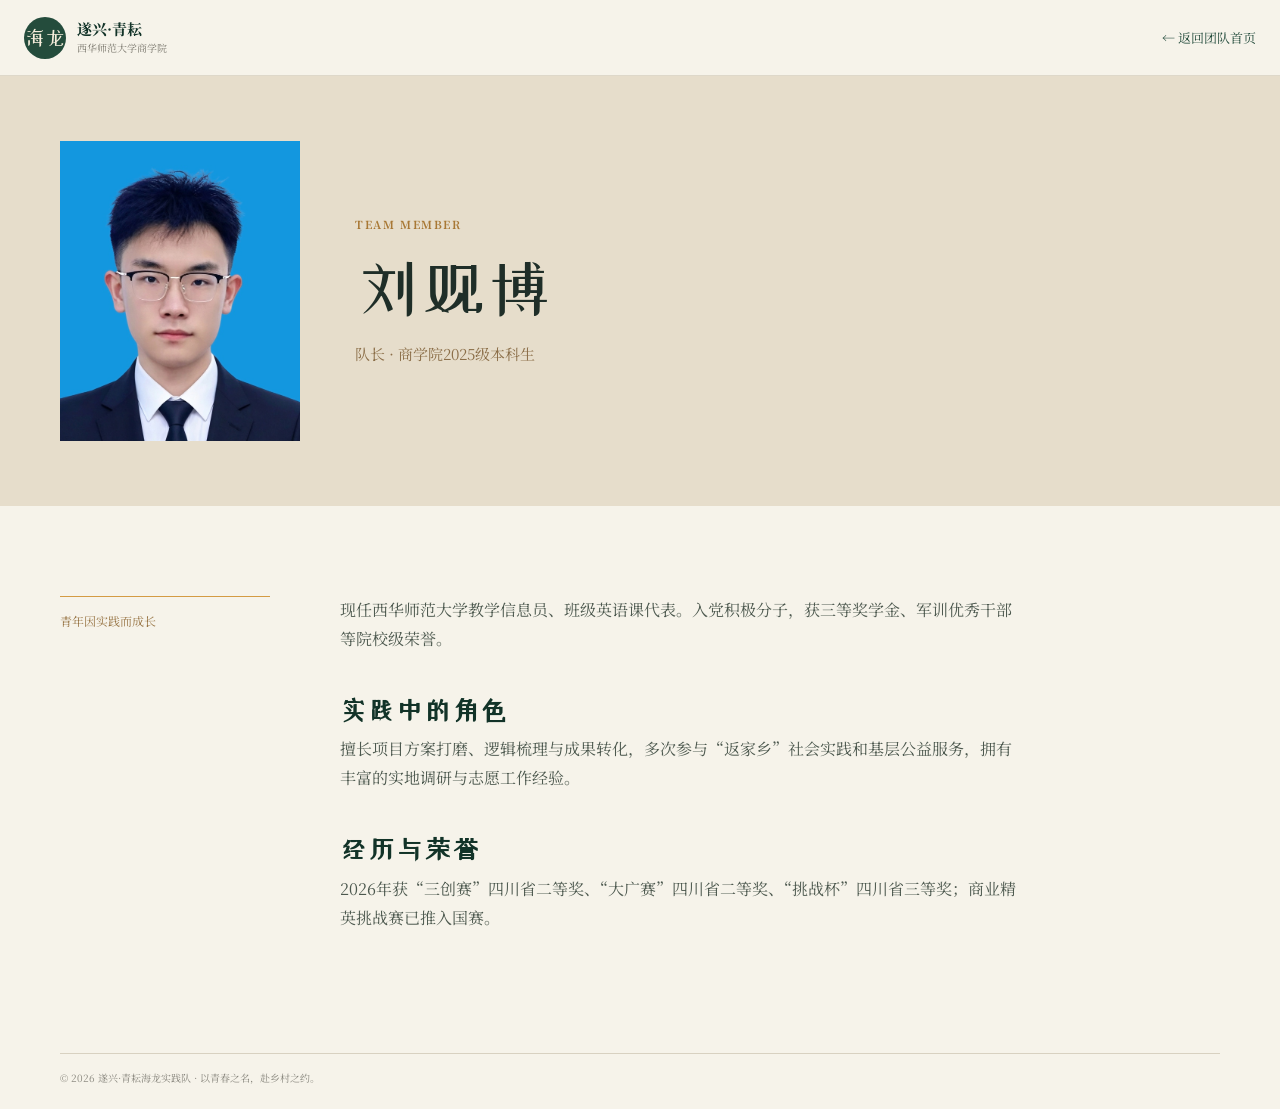
<file: detail.html>
<!doctype html><html lang="zh-CN"><head><meta charset="UTF-8" /><meta name="viewport" content="width=device-width, initial-scale=1.0" /><title>成员介绍 | 遂兴·青耘海龙实践队</title><link rel="preconnect" href="https://fonts.googleapis.com" /><link rel="preconnect" href="https://fonts.gstatic.com" crossorigin /><link href="https://fonts.googleapis.com/css2?family=Noto+Serif+SC:wght@500;600;700;900&family=ZCOOL+XiaoWei&display=swap" rel="stylesheet" /><link rel="stylesheet" href="styles.css" /></head><body class="detail-page"><header class="site-header"><a class="brand" href="index.html" aria-label="返回首页"><span class="brand-mark">海龙</span><span><b>遂兴·青耘</b><small>西华师范大学商学院</small></span></a><a class="back-link" href="index.html#team">← 返回团队首页</a></header><main id="member-detail"></main><footer><div class="wrap copyright">© 2026 遂兴·青耘海龙实践队 · 以青春之名，赴乡村之约。</div></footer><script src="detail.js"></script></body></html>
</file>
<file: styles.css>
:root{--ink:#1f2e28;--green:#244c3c;--deep:#123328;--gold:#d49b43;--paper:#f6f3ea;--warm:#e9e2d3;--line:#d8d1c1;--serif:"Noto Serif SC",serif;--display:"ZCOOL XiaoWei","Noto Serif SC",serif}*{box-sizing:border-box}html{scroll-behavior:smooth}body{margin:0;background:var(--paper);color:var(--ink);font-family:var(--serif);font-size:15px;line-height:1.8}.wrap{width:min(1160px,calc(100% - 48px));margin:auto}.site-header{height:76px;display:flex;align-items:center;justify-content:space-between;padding:0 max(24px,calc((100% - 1280px)/2));background:#f6f3eaf2;backdrop-filter:blur(10px);position:fixed;inset:0 0 auto;z-index:10;border-bottom:1px solid #ded8ca}.brand{display:flex;align-items:center;gap:11px;color:var(--deep);text-decoration:none;line-height:1.25}.brand-mark{display:grid;place-items:center;width:42px;height:42px;background:var(--green);color:#f7eedc;font-family:var(--display);font-size:20px;border-radius:50%}.brand b{display:block;font-size:15px}.brand small{display:block;color:#7a776c;font-size:10px;margin-top:3px}.nav{display:flex;gap:28px}.nav a{color:#3e4d45;text-decoration:none;font-size:13px}.nav a:hover{color:var(--gold)}.menu-toggle{display:none;border:0;background:none;width:42px;height:42px;padding:9px}.menu-toggle span{display:block;height:2px;background:var(--ink);margin:6px 0}.hero{height:min(820px,100vh);min-height:660px;position:relative;color:#fff;overflow:hidden}.hero-image,.hero-shade{position:absolute;inset:0;width:100%;height:100%;object-fit:cover}.hero-image{filter:saturate(.78)}.hero-shade{background:linear-gradient(90deg,rgba(10,34,26,.77) 0%,rgba(10,34,26,.47) 45%,rgba(10,34,26,.12) 100%)}.hero-content{position:relative;padding-top:clamp(170px,26vh,250px)}.eyebrow{font-size:11px;letter-spacing:1.6px;color:#a87835;margin:0 0 13px;font-weight:700}.eyebrow.light{color:#e9c27c}.hero h1{font:700 clamp(52px,7vw,92px)/1.05 var(--display);margin:0;letter-spacing:2px}.hero h1 em{font-style:normal;color:#e6bd74}.hero-copy{font-size:16px;line-height:2;margin:26px 0 32px}.button{display:inline-flex;align-items:center;gap:28px;border:1px solid currentColor;text-decoration:none;padding:12px 17px;color:inherit;font-size:13px;transition:.2s}.button:hover{background:#fff;color:var(--deep)}.button span{font-size:17px;line-height:1}.hero-note{position:absolute;bottom:30px;right:max(24px,calc((100% - 1160px)/2));display:flex;gap:12px;align-items:center;font-size:11px;letter-spacing:.5px}.hero-note i{display:block;width:48px;height:1px;background:#fff}.section{padding:112px 0}.section-kicker{font-size:10px;color:#9f9687;letter-spacing:2px;margin-bottom:24px}.intro-grid{display:grid;grid-template-columns:1fr 1.22fr;gap:clamp(35px,8vw,150px)}h2{font:700 clamp(38px,5vw,64px)/1.15 var(--display);margin:0;color:var(--deep);letter-spacing:1px}.intro-text{font-size:16px;color:#4c584e;padding-top:10px}.intro-text p:first-child{margin-top:0}.facts{display:grid;grid-template-columns:repeat(4,1fr);border-top:1px solid var(--line);margin-top:70px;padding-top:27px;gap:20px}.facts div{border-left:1px solid var(--line);padding-left:18px}.facts strong{font:700 37px/1 var(--display);color:var(--green);display:block}.facts span{font-size:12px;color:#77746a}.quote-band{background:var(--green);color:#f7eedc;padding:69px 0;text-align:center}.quote-band p{font:500 clamp(26px,3vw,42px)/1.5 var(--display);margin:0}.quote-band span{font-size:12px;color:#d5c8ae}.heading-row{display:flex;justify-content:space-between;align-items:end;gap:40px;margin-bottom:42px}.heading-row>p{max-width:315px;color:#717369;margin:0 0 6px;font-size:13px}.story-grid{display:grid;grid-template-columns:1.3fr 1fr 1fr;gap:18px}.story-card{background:#fff;min-height:405px;position:relative;overflow:hidden}.story-card:first-child{grid-row:span 2;min-height:828px}.story-card img{position:absolute;width:100%;height:100%;object-fit:cover;transition:transform .6s}.story-card:hover img{transform:scale(1.04)}.story-card:after{content:"";position:absolute;inset:35% 0 0;background:linear-gradient(transparent,rgba(11,35,27,.86))}.story-card div{position:absolute;z-index:1;bottom:0;padding:26px;color:#fff}.story-card span{font-size:10px;letter-spacing:1.2px;color:#e9c27c}.story-card h3{font:600 23px/1.35 var(--display);margin:8px 0}.story-card p{font-size:12px;line-height:1.7;margin:0;color:#ebebe4}.gallery-section{padding:0 0 112px}.text-button{background:0;border:0;font-family:inherit;font-size:13px;color:var(--green);padding:7px;cursor:pointer}.text-button span{font-size:17px;margin-left:8px}.photo-strip{display:grid;grid-template-columns:1.4fr 1fr 1fr 1.4fr;height:300px}.photo-tile{padding:0;border:0;overflow:hidden;background:#ddd;cursor:zoom-in}.photo-tile img{width:100%;height:100%;object-fit:cover;display:block;transition:.5s}.photo-tile:hover img{transform:scale(1.05)}.results{border-top:1px solid var(--line)}.result-layout{display:grid;grid-template-columns:1.08fr 1fr;border:1px solid var(--line)}.result-main{background:var(--deep);color:#f7eedc;padding:55px;min-height:410px;position:relative}.result-number{position:absolute;right:43px;top:32px;font:70px/1 var(--display);color:#ffffff1c}.result-main h3{font:500 37px/1.35 var(--display);margin:5px 0 23px}.result-main>p:not(.eyebrow){font-size:13px;max-width:370px;color:#d8d8ce}.tags{display:flex;gap:8px;flex-wrap:wrap;margin-top:25px}.tags span{font-size:10px;padding:4px 10px;border:1px solid #ffffff54}.result-list{background:#f0ebdf;padding:0 38px}.result-list article{display:flex;gap:21px;padding:29px 0;border-bottom:1px solid #d3ccbd}.result-list article:last-child{border:0}.result-list span{font:26px var(--display);color:#ae834e}.result-list h3{font:600 18px var(--display);margin:0 0 3px}.result-list p{font-size:12px;color:#6b6c64;line-height:1.7;margin:0}.press{background:#eae4d7}.press-filter{display:flex;gap:8px;margin-bottom:23px;flex-wrap:wrap}.press-filter button{border:1px solid #cfc4b0;background:transparent;color:#5d6259;padding:7px 13px;font:12px var(--serif);cursor:pointer}.press-filter button.active,.press-filter button:hover{background:var(--green);border-color:var(--green);color:#fff}.press-list{border-top:1px solid #cfc4b0}.press-item{display:grid;grid-template-columns:95px 120px 1fr 32px;gap:17px;align-items:center;padding:21px 5px;border-bottom:1px solid #cfc4b0;text-decoration:none;color:var(--ink);transition:.2s}.press-item:hover{padding-left:14px;background:#f4f0e7}.press-item .media{font-size:12px;color:#9b713d}.press-item .level{font-size:10px;color:#777a70}.press-item h3{font:500 15px/1.6 var(--serif);margin:0}.press-item .arrow{font-size:19px;color:var(--green)}.load-more{display:block;margin:27px auto 0;border:0;background:none;font:13px var(--serif);color:var(--green);cursor:pointer}.load-more span{margin-left:8px}.mentor{display:flex;align-items:center;gap:31px;background:#e9e1d1;padding:28px;margin-bottom:30px}.mentor img{width:130px;height:150px;object-fit:cover;object-position:top}.mentor h3{font:34px var(--display);margin:0}.mentor span{font-size:12px;color:#8e6c40}.mentor p:last-child{font-size:13px;color:#62655d;margin:9px 0 0}.team-grid{display:grid;grid-template-columns:repeat(4,1fr);gap:17px}.member{background:#fff;padding:15px 15px 20px}.member img{aspect-ratio:1/1.14;width:100%;object-fit:cover;object-position:top;filter:saturate(.86)}.member h3{font:600 19px var(--display);margin:12px 0 0}.member p{font-size:11px;color:#95764f;margin:1px 0 0}.follow{background:linear-gradient(rgba(13,47,37,.94),rgba(13,47,37,.94)),url('assets/team/hero.jpg') center/cover;color:#fff;padding:100px 0}.follow h2{color:#f8f1e3}.follow-inner{display:flex;align-items:end;justify-content:space-between;gap:45px}.follow-inner>div:last-child{max-width:320px;font-size:14px;color:#d7ded8}.follow .button{margin-top:14px}.footer-grid{padding:60px 0 45px;display:grid;grid-template-columns:2fr 1fr 1fr;gap:30px}.footer-brand{display:flex;align-items:center;gap:14px}.footer-brand p,footer div:not(.footer-brand) p{font-size:12px;color:#74746d;margin:0;line-height:1.8}footer h3{font-size:12px;color:var(--green);margin:0 0 8px}.copyright{border-top:1px solid var(--line);padding:15px 0 22px;font-size:10px;color:#88867d}.lightbox{padding:0;border:0;background:#0b1d16e8;max-width:100vw;max-height:100vh;width:100vw;height:100vh;align-items:center;justify-content:center}.lightbox[open]{display:flex}.lightbox img{max-width:88vw;max-height:85vh;object-fit:contain}.lightbox-close{position:fixed;right:25px;top:18px;border:0;background:transparent;color:#fff;font-size:37px;cursor:pointer}
@media(max-width:800px){.site-header{height:64px;padding:0 16px}.brand-mark{width:36px;height:36px;font-size:17px}.brand b{font-size:13px}.nav{display:none;position:absolute;top:64px;left:0;right:0;background:#f6f3ea;border-bottom:1px solid var(--line);padding:14px 22px;gap:0}.nav.open{display:block}.nav a{display:block;padding:10px 0}.menu-toggle{display:block}.hero{min-height:640px}.hero-content{padding-top:180px}.hero h1{font-size:54px}.hero-copy{font-size:14px}.hero-note{left:24px;right:auto;bottom:20px;font-size:10px}.section{padding:75px 0}.intro-grid,.result-layout{grid-template-columns:1fr}.facts{grid-template-columns:repeat(2,1fr);gap:23px;margin-top:45px}.heading-row{display:block;margin-bottom:28px}.heading-row>p{margin-top:14px}.story-grid{grid-template-columns:1fr 1fr;gap:10px}.story-card,.story-card:first-child{min-height:330px;grid-row:auto}.story-card:first-child{grid-column:span 2;min-height:440px}.photo-strip{height:255px;grid-template-columns:1.25fr 1fr 1.25fr}.photo-tile:nth-child(3){display:none}.gallery-section{padding-bottom:75px}.result-main{padding:40px 28px}.result-main h3{font-size:31px}.result-list{padding:0 24px}.press-item{grid-template-columns:75px 1fr 23px;gap:10px}.press-item .level{display:none}.press-item h3{font-size:13px}.team-grid{grid-template-columns:repeat(2,1fr);gap:10px}.mentor{padding:18px;gap:18px}.mentor img{width:95px;height:119px}.mentor h3{font-size:28px}.follow{padding:75px 0}.follow-inner{display:block}.follow-inner>div:last-child{margin-top:28px}.footer-grid{grid-template-columns:1fr;gap:25px;padding:45px 0 35px}}

/* Home carousel and detail pages */
.hero-slides{position:absolute;inset:0}.hero .hero-image{position:absolute;inset:0;width:100%;height:100%;object-fit:cover;filter:saturate(.78) brightness(.68);opacity:0;transition:opacity 1.1s ease}.hero .hero-image.active{opacity:1}.hero-shade{background:linear-gradient(90deg,rgba(8,32,23,.88) 0%,rgba(10,37,27,.62) 48%,rgba(10,35,27,.3) 100%)}.hero-content{z-index:2;text-shadow:0 2px 20px rgba(0,0,0,.55)}.hero-copy{font-weight:600;max-width:390px}.hero-note{z-index:2;text-shadow:0 1px 8px #000}.hero-controls{position:absolute;z-index:2;right:max(24px,calc((100% - 1160px)/2));bottom:72px;display:flex;gap:12px;align-items:center;font-size:11px}.hero-controls button{border:1px solid #ffffff88;background:#183c2dc4;color:#fff;width:31px;height:31px;cursor:pointer}.hero-controls b{color:#f0c779}.story-card{display:block;text-decoration:none}.story-card b,.member b,.mentor b{display:block;margin-top:13px;font-size:11px;color:#e9c27c}.mentor,.member{color:inherit;text-decoration:none}.member b{color:var(--green)}.detail-page{padding-top:76px}.back-link{color:var(--green);font-size:13px;text-decoration:none}.detail-hero{background:var(--deep);color:#f7eedc;padding:105px 0 92px}.detail-hero h1,.member-hero h1{font:500 clamp(40px,5vw,68px)/1.25 var(--display);margin:0;max-width:820px}.detail-hero>div>p:last-child{max-width:620px;color:#d7dfd8;margin:20px 0 0}.detail-body{padding:85px 0 115px}.detail-copy{max-width:720px;font-size:16px;color:#4c584e}.detail-copy p{margin:0 0 22px}.detail-gallery{display:grid;grid-template-columns:repeat(2,1fr);gap:18px;margin-top:55px}.detail-gallery img{width:100%;height:320px;object-fit:cover}.detail-gallery img:first-child{grid-column:span 2;height:490px}.member-hero{background:#e6ddcb;padding:65px 0}.member-hero>div{display:flex;align-items:center;gap:55px}.member-hero img{width:240px;height:300px;object-fit:cover;object-position:top}.member-role{color:#8b6e48;margin:12px 0 0}.member-body{display:grid;grid-template-columns:210px minmax(0,680px);gap:70px;padding:90px 0 120px}.member-body aside{border-top:1px solid var(--gold);padding-top:13px;color:#987545;font-size:12px}.member-body>div{font-size:16px;color:#4c584e}.member-body h2{font-size:26px;margin:42px 0 10px}.member-body p{margin:0}
@media(max-width:800px){.hero-controls{right:24px;bottom:65px}.detail-page{padding-top:64px}.detail-hero{padding:75px 0 65px}.detail-body{padding:55px 0 75px}.detail-gallery{grid-template-columns:1fr;gap:10px;margin-top:35px}.detail-gallery img,.detail-gallery img:first-child{height:260px;grid-column:auto}.member-hero{padding:42px 0}.member-hero>div{gap:25px;align-items:flex-end}.member-hero img{width:115px;height:148px}.member-hero h1{font-size:39px}.member-body{grid-template-columns:1fr;gap:25px;padding:55px 0 75px}.member-body h2{font-size:24px;margin-top:32px}.back-link{font-size:11px}.story-card b{font-size:10px}}
</file>
